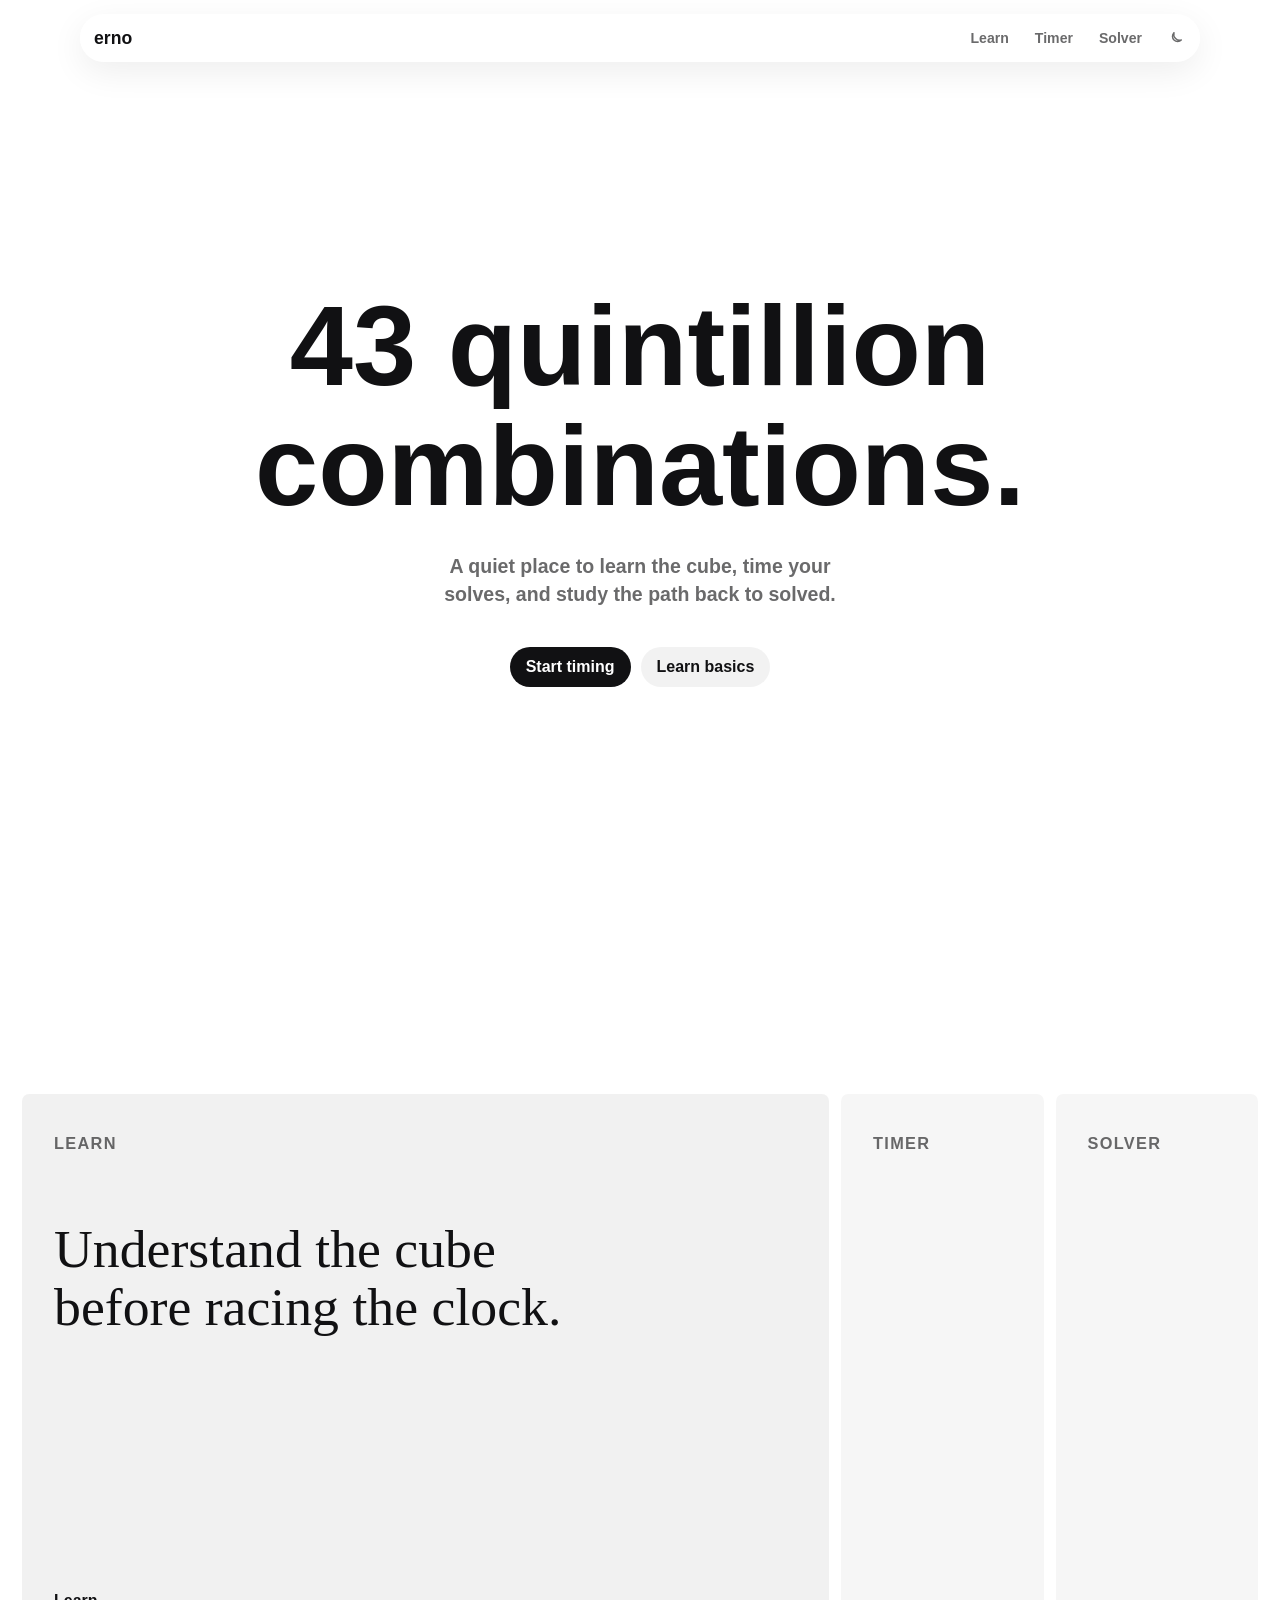
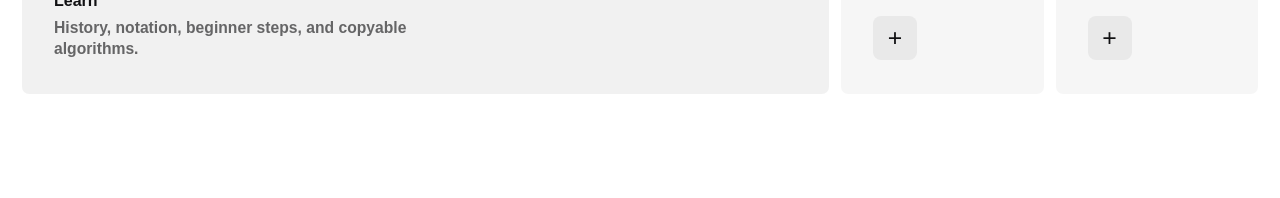
<file: index.html>
<!doctype html>
<html lang="en">
  <head>
    <meta charset="UTF-8" />
    <meta name="viewport" content="width=device-width, initial-scale=1.0" />
    <title>erno</title>
    <link rel="icon" href="data:," />
    <link rel="stylesheet" href="./styles.css?v=2026-07-08-clean-landing" />
    <link rel="stylesheet" href="./landing.css?v=2026-07-08-clean-landing" />
    <link rel="stylesheet" href="./site-fixes.css?v=2026-07-08-clean-landing" />
  </head>
  <body class="landing-page">
    <header class="landing-nav" aria-label="Site navigation">
      <a class="landing-brand" href="./index.html">erno</a>
      <nav class="landing-nav-links" aria-label="App links">
        <a href="./learn.html">Learn</a>
        <a href="./app.html?view=timer">Timer</a>
        <a href="./app.html?view=solver">Solver</a>
        <button class="landing-theme-button" id="landingThemeButton" type="button" aria-label="Switch to dark mode" title="Switch to dark mode">
          <svg class="sun-icon" viewBox="0 0 24 24" aria-hidden="true">
            <circle cx="12" cy="12" r="4" />
            <path d="M12 2v2M12 20v2M4.93 4.93l1.41 1.41M17.66 17.66l1.41 1.41M2 12h2M20 12h2M4.93 19.07l1.41-1.41M17.66 6.34l1.41-1.41" />
          </svg>
          <svg class="moon-icon" viewBox="0 0 24 24" aria-hidden="true">
            <path d="M20.25 14.15A8.5 8.5 0 0 1 9.85 3.75a7 7 0 1 0 10.4 10.4Z" />
          </svg>
        </button>
      </nav>
    </header>

    <main>
      <section class="landing" id="landing" aria-labelledby="landingTitle">
        <div class="landing-inner">
          <h1 class="landing-number" id="landingTitle">43 quintillion combinations.</h1>
          <p class="landing-copy">A quiet place to learn the cube, time your solves, and study the path back to solved.</p>
          <div class="landing-actions">
            <a class="landing-action primary" href="./app.html?view=timer">Start timing</a>
            <a class="landing-action" href="./learn.html">Learn basics</a>
          </div>
        </div>
      </section>

      <section class="landing-accordion-section" aria-label="erno overview">
        <div class="landing-accordion" data-landing-accordion>
          <article class="landing-accordion-card is-active" data-accordion-card>
            <button class="landing-accordion-toggle" type="button" aria-expanded="true">
              <span class="landing-accordion-label">Learn</span>
              <span class="landing-accordion-plus" aria-hidden="true">+</span>
            </button>
            <div class="landing-accordion-content">
              <p class="landing-accordion-statement">Understand the cube before racing the clock.</p>
              <div>
                <h2>Learn</h2>
                <p>History, notation, beginner steps, and copyable algorithms.</p>
              </div>
            </div>
          </article>

          <article class="landing-accordion-card" data-accordion-card>
            <button class="landing-accordion-toggle" type="button" aria-expanded="false">
              <span class="landing-accordion-label">Timer</span>
              <span class="landing-accordion-plus" aria-hidden="true">+</span>
            </button>
            <div class="landing-accordion-content">
              <p class="landing-accordion-statement">Time the solve without the interface getting in the way.</p>
              <div>
                <h2>Timer</h2>
                <p>Inspection, averages, sessions, and a large focused display.</p>
              </div>
            </div>
          </article>

          <article class="landing-accordion-card" data-accordion-card>
            <button class="landing-accordion-toggle" type="button" aria-expanded="false">
              <span class="landing-accordion-label">Solver</span>
              <span class="landing-accordion-plus" aria-hidden="true">+</span>
            </button>
            <div class="landing-accordion-content">
              <p class="landing-accordion-statement">Step through the route instead of staring at a move list.</p>
              <div>
                <h2>Solver</h2>
                <p>CFOP, Layer-by-Layer, and short-route walkthroughs with a 3D cube.</p>
              </div>
            </div>
          </article>
        </div>
      </section>
    </main>

    <script src="./landing.js?v=2026-07-08-clean-landing" type="module"></script>
  </body>
</html>
</file>
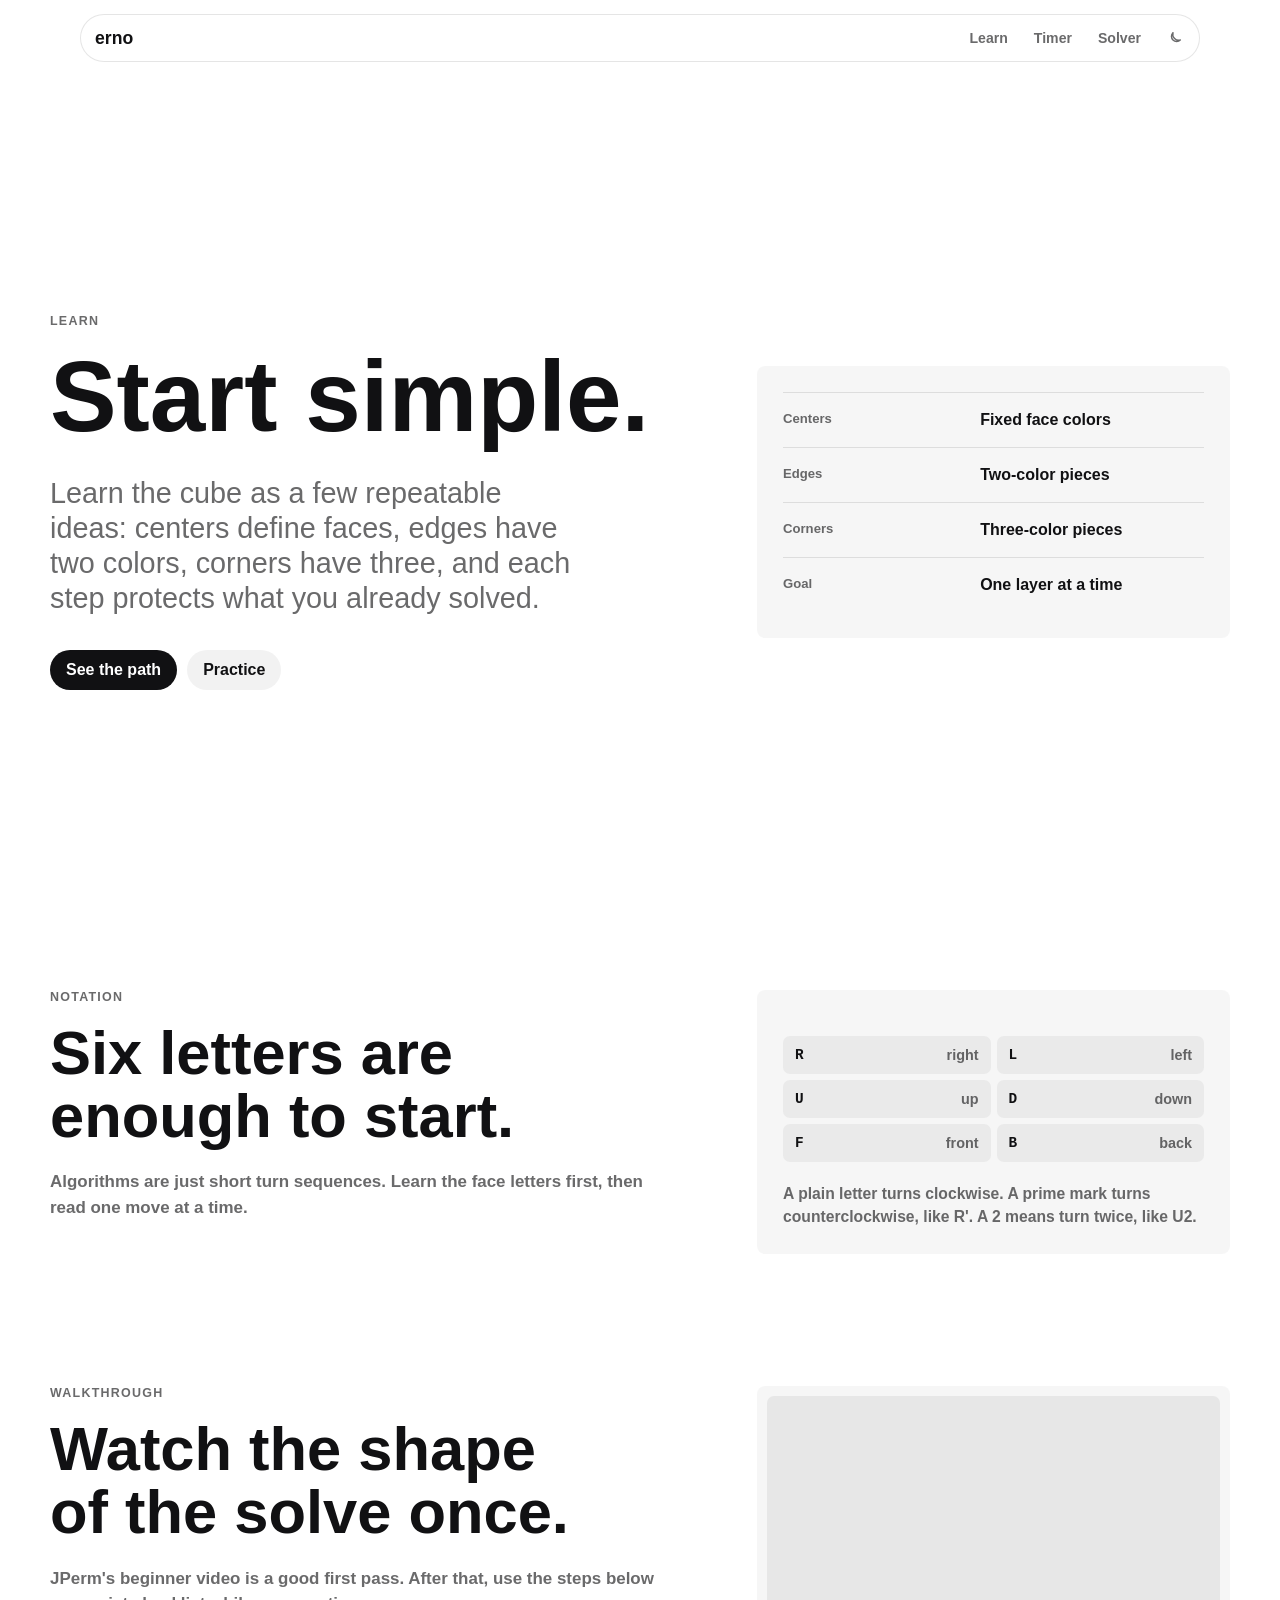
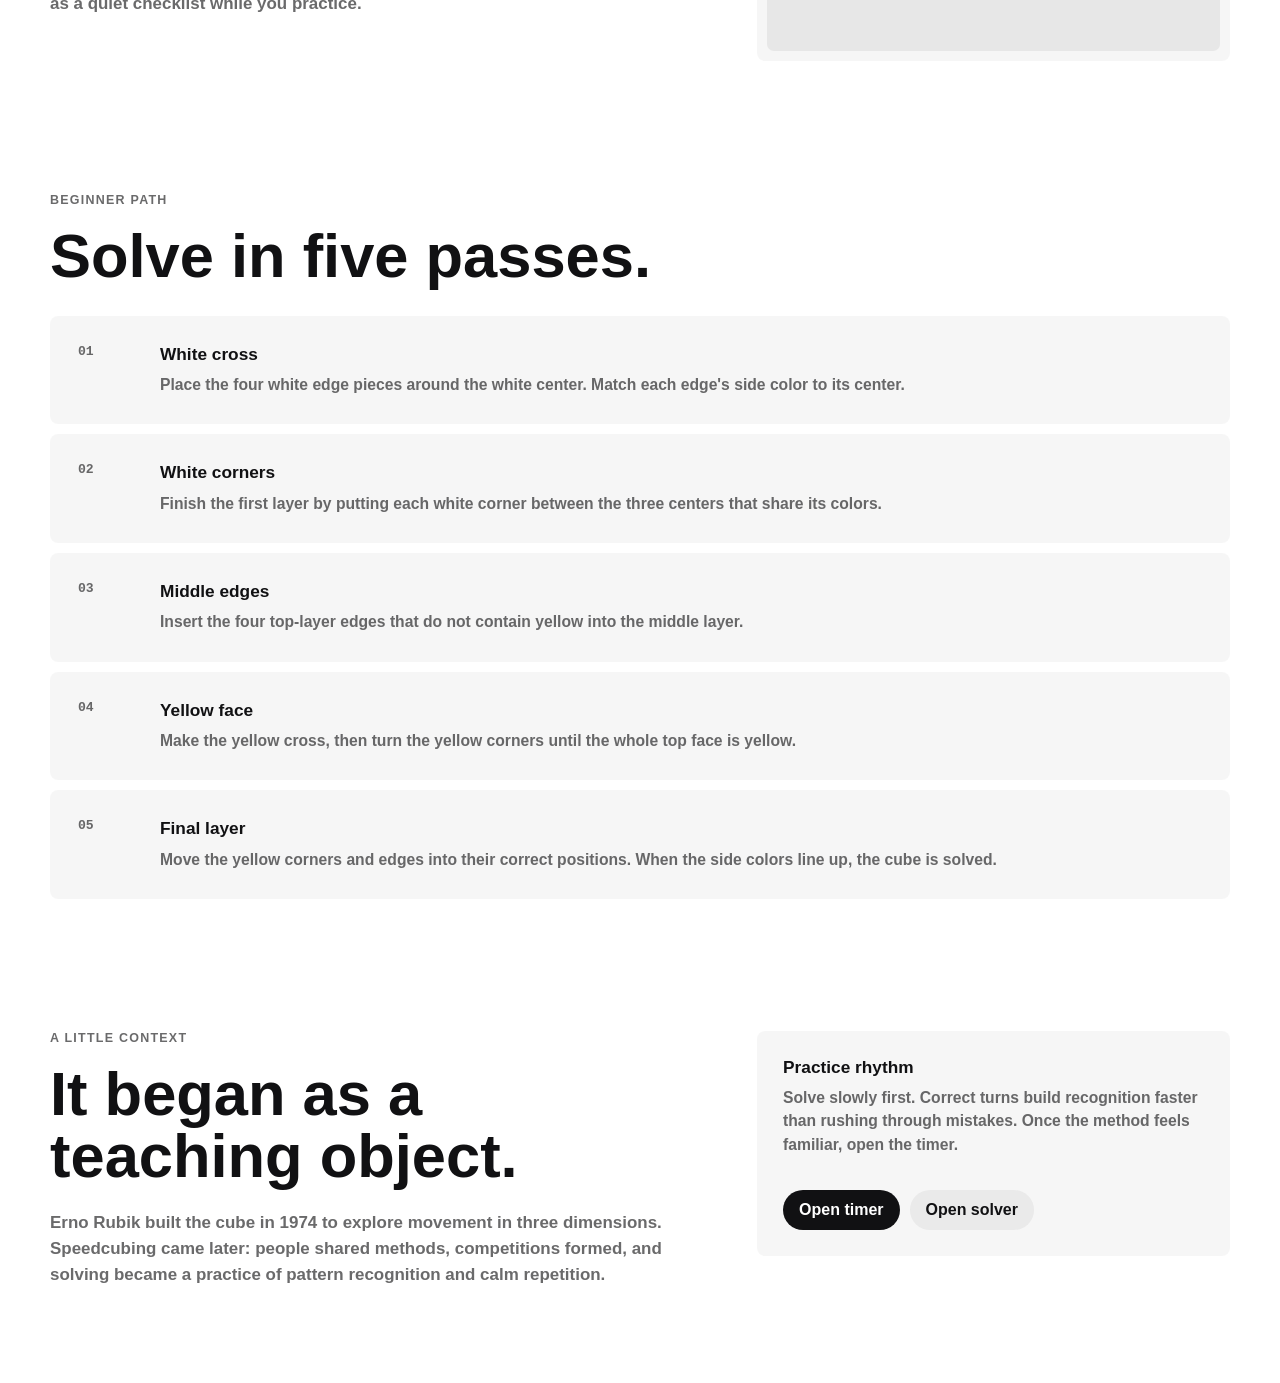
<file: intro.html>
<!doctype html>
<html lang="en">
  <head>
    <meta charset="UTF-8" />
    <meta name="viewport" content="width=device-width, initial-scale=1.0" />
    <meta http-equiv="refresh" content="0; url=./learn.html" />
    <title>erno learn</title>
    <link rel="canonical" href="./learn.html" />
  </head>
  <body>
    <script>
      window.location.replace("./learn.html");
    </script>
    <a href="./learn.html">Learn</a>
  </body>
</html>
</file>
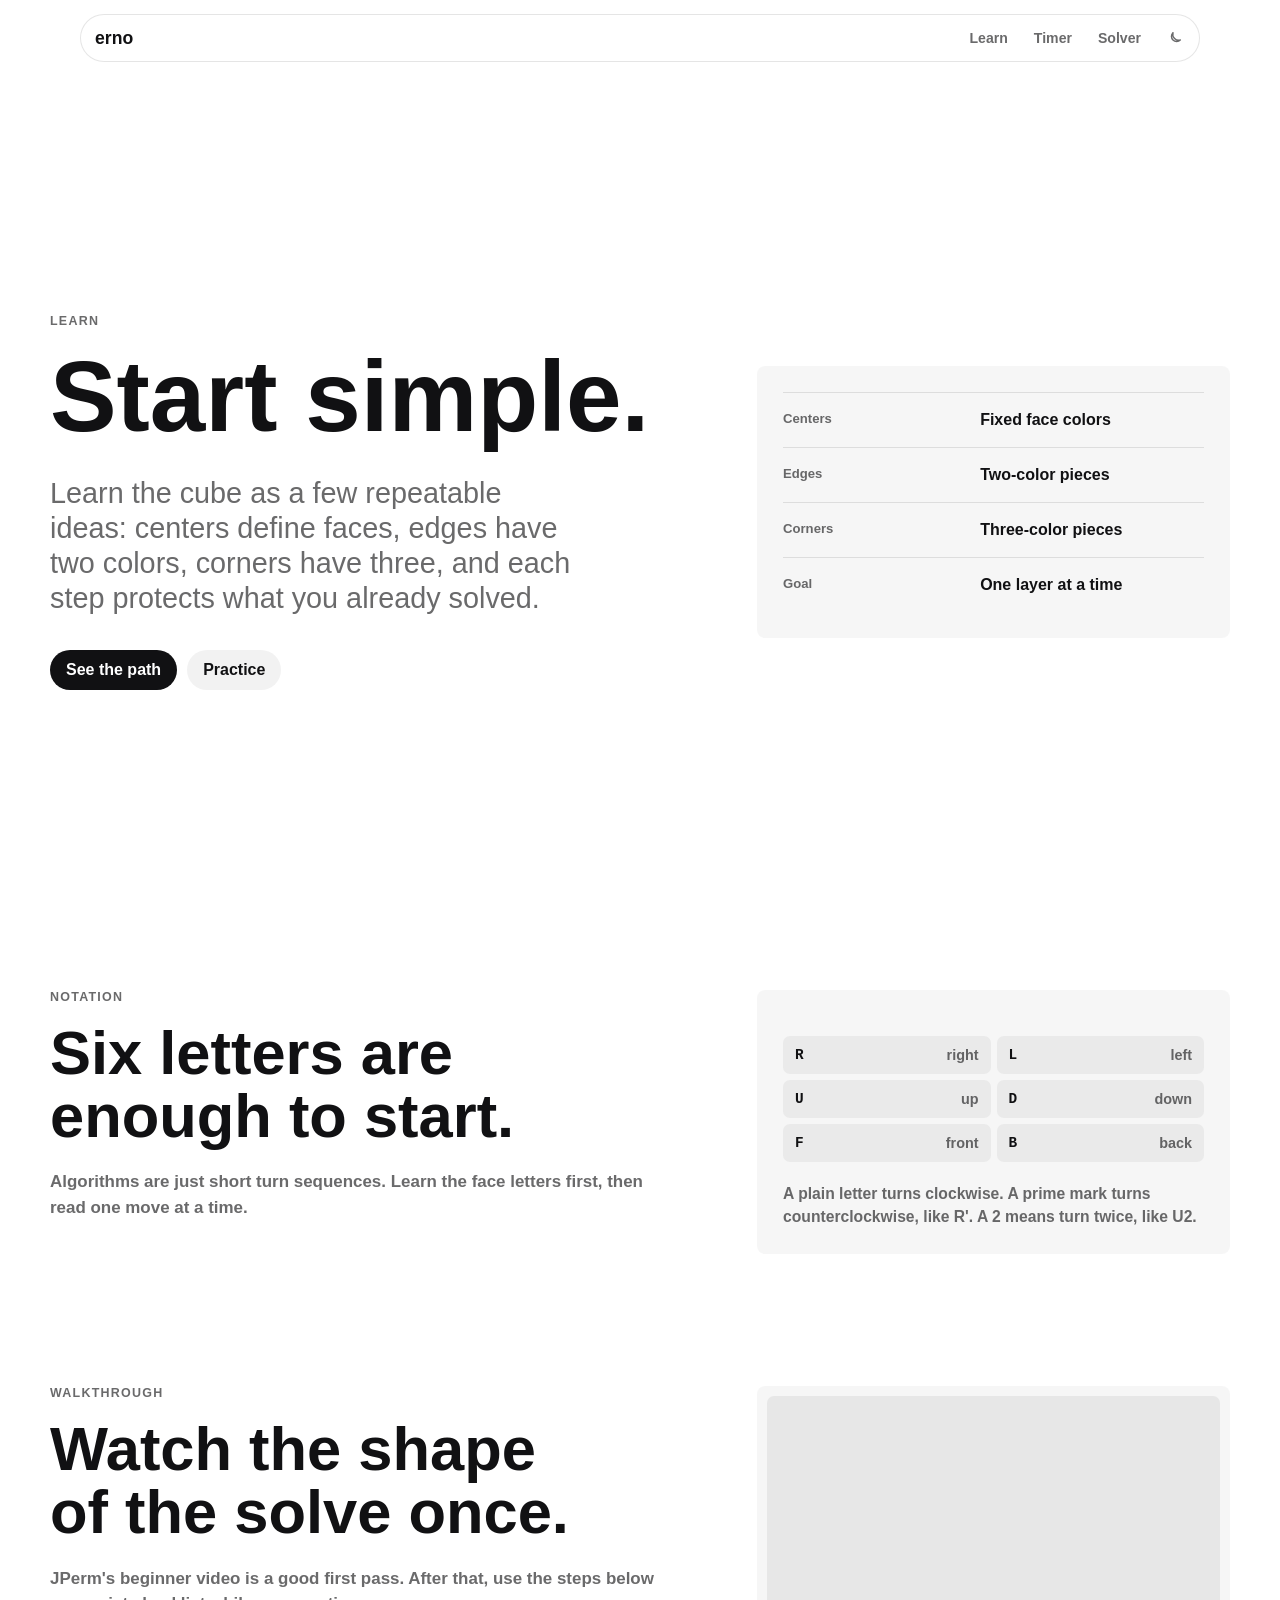
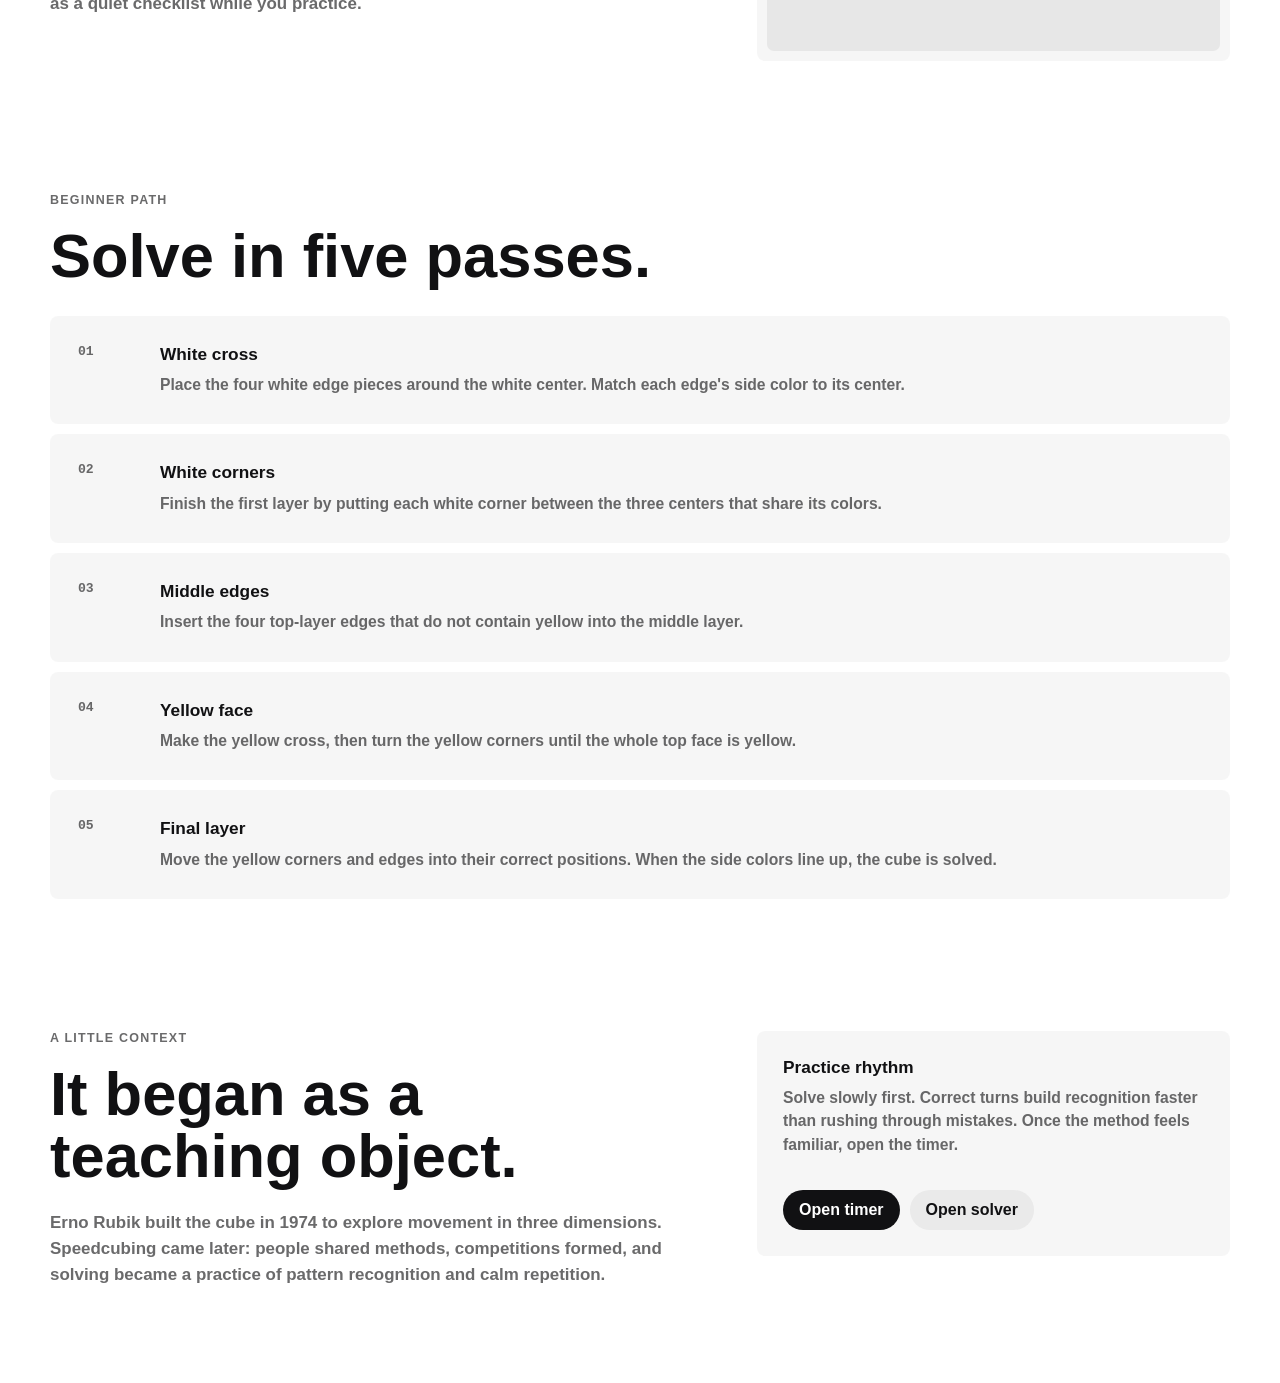
<file: learn.html>
<!doctype html>
<html lang="en">
  <head>
    <meta charset="UTF-8" />
    <meta name="viewport" content="width=device-width, initial-scale=1.0" />
    <title>erno learn</title>
    <link rel="icon" href="data:," />
    <link rel="stylesheet" href="./styles.css?v=2026-07-08-learn-basic" />
    <link rel="stylesheet" href="./landing.css?v=2026-07-08-learn-basic" />
    <link rel="stylesheet" href="./site-fixes.css?v=2026-07-08-learn-basic" />
  </head>
  <body class="learn-page">
    <header class="landing-nav" aria-label="Site navigation">
      <a class="landing-brand" href="./index.html">erno</a>
      <nav class="landing-nav-links" aria-label="App links">
        <a href="./learn.html" aria-current="page">Learn</a>
        <a href="./app.html?view=timer">Timer</a>
        <a href="./app.html?view=solver">Solver</a>
        <button class="landing-theme-button" id="landingThemeButton" type="button" aria-label="Switch to dark mode" title="Switch to dark mode">
          <svg class="sun-icon" viewBox="0 0 24 24" aria-hidden="true">
            <circle cx="12" cy="12" r="4" />
            <path d="M12 2v2M12 20v2M4.93 4.93l1.41 1.41M17.66 17.66l1.41 1.41M2 12h2M20 12h2M4.93 19.07l1.41-1.41M17.66 6.34l1.41-1.41" />
          </svg>
          <svg class="moon-icon" viewBox="0 0 24 24" aria-hidden="true">
            <path d="M20.25 14.15A8.5 8.5 0 0 1 9.85 3.75a7 7 0 1 0 10.4 10.4Z" />
          </svg>
        </button>
      </nav>
    </header>

    <main class="learn-main">
      <section class="learn-hero" aria-labelledby="learnTitle">
        <div class="learn-hero-copy">
          <p class="learn-kicker">Learn</p>
          <h1 id="learnTitle">Start simple.</h1>
          <p>
            Learn the cube as a few repeatable ideas: centers define faces, edges have two colors, corners have three, and each step protects what you already solved.
          </p>
          <div class="learn-actions">
            <a class="landing-action primary" href="#beginnerPath">See the path</a>
            <a class="landing-action" href="./app.html?view=timer">Practice</a>
          </div>
        </div>

        <aside class="learn-hero-panel" aria-label="Cube basics">
          <dl class="learn-facts">
            <div>
              <dt>Centers</dt>
              <dd>Fixed face colors</dd>
            </div>
            <div>
              <dt>Edges</dt>
              <dd>Two-color pieces</dd>
            </div>
            <div>
              <dt>Corners</dt>
              <dd>Three-color pieces</dd>
            </div>
            <div>
              <dt>Goal</dt>
              <dd>One layer at a time</dd>
            </div>
          </dl>
        </aside>
      </section>

      <section class="learn-section learn-two-column" aria-labelledby="notationTitle">
        <div class="learn-section-copy">
          <p class="learn-kicker">Notation</p>
          <h2 id="notationTitle">Six letters are enough to start.</h2>
          <p>
            Algorithms are just short turn sequences. Learn the face letters first, then read one move at a time.
          </p>
        </div>

        <aside class="learn-notation-card" aria-label="Cube notation">
          <div class="learn-notation-grid">
            <span><strong>R</strong> right</span>
            <span><strong>L</strong> left</span>
            <span><strong>U</strong> up</span>
            <span><strong>D</strong> down</span>
            <span><strong>F</strong> front</span>
            <span><strong>B</strong> back</span>
          </div>
          <p>A plain letter turns clockwise. A prime mark turns counterclockwise, like R'. A 2 means turn twice, like U2.</p>
        </aside>
      </section>

      <section class="learn-section learn-two-column" aria-label="Beginner video walkthrough">
        <div class="learn-section-copy">
          <p class="learn-kicker">Walkthrough</p>
          <h2>Watch the shape of the solve once.</h2>
          <p>
            JPerm's beginner video is a good first pass. After that, use the steps below as a quiet checklist while you practice.
          </p>
        </div>

        <aside class="learn-video-card">
          <div class="learn-video">
            <iframe
              src="https://www.youtube.com/embed/7Ron6MN45LY"
              title="J Perm - How to Solve a Rubik's Cube in 10 Minutes"
              allow="accelerometer; autoplay; clipboard-write; encrypted-media; gyroscope; picture-in-picture; web-share"
              allowfullscreen
            ></iframe>
          </div>
        </aside>
      </section>

      <section class="learn-section" id="beginnerPath" aria-labelledby="pathTitle">
        <div class="learn-section-heading">
          <p class="learn-kicker">Beginner path</p>
          <h2 id="pathTitle">Solve in five passes.</h2>
        </div>

        <div class="learn-step-list">
          <article class="learn-step-card">
            <span class="learn-step-number">01</span>
            <div class="learn-step-body">
              <h3>White cross</h3>
              <p>Place the four white edge pieces around the white center. Match each edge's side color to its center.</p>
            </div>
          </article>

          <article class="learn-step-card">
            <span class="learn-step-number">02</span>
            <div class="learn-step-body">
              <h3>White corners</h3>
              <p>Finish the first layer by putting each white corner between the three centers that share its colors.</p>
            </div>
          </article>

          <article class="learn-step-card">
            <span class="learn-step-number">03</span>
            <div class="learn-step-body">
              <h3>Middle edges</h3>
              <p>Insert the four top-layer edges that do not contain yellow into the middle layer.</p>
            </div>
          </article>

          <article class="learn-step-card">
            <span class="learn-step-number">04</span>
            <div class="learn-step-body">
              <h3>Yellow face</h3>
              <p>Make the yellow cross, then turn the yellow corners until the whole top face is yellow.</p>
            </div>
          </article>

          <article class="learn-step-card">
            <span class="learn-step-number">05</span>
            <div class="learn-step-body">
              <h3>Final layer</h3>
              <p>Move the yellow corners and edges into their correct positions. When the side colors line up, the cube is solved.</p>
            </div>
          </article>
        </div>
      </section>

      <section class="learn-section learn-two-column" aria-labelledby="historyTitle">
        <div class="learn-section-copy">
          <p class="learn-kicker">A little context</p>
          <h2 id="historyTitle">It began as a teaching object.</h2>
          <p>
            Erno Rubik built the cube in 1974 to explore movement in three dimensions. Speedcubing came later: people shared methods, competitions formed, and solving became a practice of pattern recognition and calm repetition.
          </p>
        </div>

        <aside class="learn-notation-card">
          <h3>Practice rhythm</h3>
          <p>Solve slowly first. Correct turns build recognition faster than rushing through mistakes. Once the method feels familiar, open the timer.</p>
          <div class="learn-actions">
            <a class="landing-action primary" href="./app.html?view=timer">Open timer</a>
            <a class="landing-action" href="./app.html?view=solver">Open solver</a>
          </div>
        </aside>
      </section>
    </main>

    <script src="./landing.js?v=2026-07-08-learn-basic" type="module"></script>
  </body>
</html>
</file>
<file: styles.css>
@import url("./chunks/styles.00.css?v=2026-07-09-nxn-events");
@import url("./chunks/styles.01.css?v=2026-07-09-nxn-events");
@import url("./chunks/styles.02.css?v=2026-07-09-nxn-events");

.cube-face {
  gap: var(--sticker-gap, 2px);
  padding: var(--face-padding, 3px);
}
</file>
<file: landing.css>
body.landing-page .landing-nav {
  border: 0;
  box-shadow: 0 10px 34px rgba(0, 0, 0, 0.07);
}

:root[data-theme="dark"] body.landing-page .landing-nav {
  box-shadow: 0 10px 34px rgba(0, 0, 0, 0.28);
}

body.landing-page .landing {
  min-height: 252svh;
}

body.landing-page .landing-inner {
  width: min(900px, calc(100% - 48px));
  padding-bottom: 56px;
}

body.landing-page .landing-number {
  max-width: 900px;
  font-size: 7.8rem;
  line-height: 1.03;
}

body.landing-page .landing-copy {
  max-width: 760px;
  margin-top: 28px;
  font-size: 1.58rem;
  line-height: 1.32;
}

.landing-accordion-section {
  position: relative;
  z-index: 3;
  padding: 20svh 0 104px;
  color: var(--landing-ink);
  background: var(--landing-end);
}

.landing-accordion {
  width: min(1280px, calc(100% - 44px));
  height: min(600px, calc(100svh - 96px));
  min-height: 520px;
  display: flex;
  gap: 12px;
  margin: 0 auto;
}

.landing-accordion-card {
  position: relative;
  flex: 0.74 1 0;
  min-width: 0;
  height: 100%;
  min-height: 0;
  display: grid;
  overflow: hidden;
  border-radius: 7px;
  background: var(--landing-panel);
  transition: flex 360ms cubic-bezier(0.22, 1, 0.36, 1), background 220ms ease;
}

.landing-accordion-card.is-active {
  flex: 2.95 1 0;
  background: var(--landing-panel-strong);
}

.landing-accordion-toggle {
  position: absolute;
  inset: 0;
  z-index: 2;
  display: grid;
  align-content: space-between;
  justify-items: start;
  padding: 40px 32px 34px;
  border: 0;
  color: inherit;
  background: transparent;
  cursor: pointer;
  text-align: left;
}

body.landing-page .landing-accordion-toggle:focus-visible {
  outline: 0;
  box-shadow: inset 0 0 0 1px rgba(127, 127, 127, 0.24);
}

.landing-accordion-label {
  color: var(--landing-muted);
  font-size: 1.02rem;
  font-weight: 760;
  letter-spacing: 0.08em;
  text-transform: uppercase;
}

.landing-accordion-plus {
  width: 44px;
  height: 44px;
  display: grid;
  place-items: center;
  border-radius: 8px;
  color: var(--landing-ink);
  background: rgba(127, 127, 127, 0.11);
  font-size: 1.55rem;
  font-weight: 420;
  line-height: 1;
  transition: opacity 180ms ease, transform 180ms ease;
}

.landing-accordion-card.is-active .landing-accordion-plus {
  opacity: 0;
  transform: scale(0.92);
}

.landing-accordion-content {
  position: relative;
  z-index: 1;
  box-sizing: border-box;
  height: 100%;
  display: grid;
  align-content: space-between;
  gap: 48px;
  padding: 126px 32px 34px;
  opacity: 0;
  pointer-events: none;
  transition: opacity 180ms ease 80ms;
}

.landing-accordion-card.is-active .landing-accordion-content {
  opacity: 1;
}

.landing-accordion-statement {
  max-width: 720px;
  margin: 0;
  color: var(--landing-ink);
  font-family: Georgia, "Times New Roman", serif;
  font-size: clamp(2.2rem, 4.2vw, 4.55rem);
  font-weight: 400;
  line-height: 1.08;
  text-wrap: balance;
}

.landing-accordion-content h2 {
  margin: 0 0 7px;
  font-size: 1rem;
  font-weight: 730;
}

.landing-accordion-content p:last-child {
  max-width: 420px;
  margin: 0;
  color: var(--landing-muted);
  font-size: 0.98rem;
  font-weight: 570;
  line-height: 1.38;
}

@media (max-width: 920px) {
  body.landing-page .landing-inner {
    width: min(100% - 32px, 900px);
  }

  body.landing-page .landing-number {
    max-width: 740px;
    font-size: 5.05rem;
  }

  body.landing-page .landing-copy {
    max-width: 620px;
    font-size: 1.24rem;
  }

  .landing-accordion {
    width: min(100% - 32px, 920px);
    height: min(560px, calc(100svh - 92px));
    min-height: 500px;
  }

  .landing-accordion-card,
  .landing-accordion-card.is-active {
    height: 100%;
    min-height: 0;
  }

  .landing-accordion-toggle,
  .landing-accordion-content {
    padding-left: 24px;
    padding-right: 24px;
  }
}

@media (max-width: 700px) {
  .landing-accordion-section {
    padding-top: 34svh;
  }

  .landing-accordion {
    width: min(100% - 24px, 680px);
    height: auto;
    min-height: 0;
    display: grid;
    gap: 8px;
  }

  .landing-accordion-card,
  .landing-accordion-card.is-active {
    height: auto;
    min-height: 86px;
    display: block;
  }

  .landing-accordion-card.is-active {
    min-height: 360px;
  }

  .landing-accordion-toggle {
    position: relative;
    inset: auto;
    min-height: 86px;
    width: 100%;
    display: flex;
    align-items: center;
    justify-content: space-between;
    padding: 24px;
  }

  .landing-accordion-content {
    min-height: 274px;
    padding: 8px 24px 24px;
  }

  .landing-accordion-card:not(.is-active) .landing-accordion-content {
    display: none;
  }

  .landing-accordion-statement {
    max-width: 100%;
    font-size: 2.18rem;
  }
}

@media (max-width: 640px) {
  body.landing-page .landing {
    min-height: 246svh;
  }

  body.landing-page .landing-inner {
    width: min(100% - 24px, 900px);
    padding-top: 78px;
  }

  body.landing-page .landing-number {
    max-width: 350px;
    font-size: 3.34rem;
  }

  body.landing-page .landing-copy {
    max-width: 330px;
    margin-top: 22px;
    font-size: 1rem;
  }
}
</file>
<file: site-fixes.css>
body.landing-page .landing,
body.learn-page {
  background: var(--landing-end);
}

body.landing-page .landing {
  min-height: 100svh;
  display: grid;
  align-items: center;
}

body.landing-page .landing-inner {
  position: relative;
  top: auto;
  width: min(1020px, calc(100% - 48px));
  min-height: 0;
  padding: clamp(132px, 18svh, 184px) 0 clamp(74px, 10svh, 116px);
  opacity: 1;
  transform: none;
}

body.landing-page .landing-number {
  max-width: 980px;
  color: var(--landing-ink);
  background-image: none;
  font-size: 7.1rem;
  line-height: 1.06;
}

body.landing-page .landing-copy {
  max-width: 660px;
  margin-top: 26px;
  color: var(--landing-muted);
  background-image: none;
  font-size: 1.22rem;
  line-height: 1.44;
}

body.landing-page .landing-actions {
  opacity: 1;
  transform: none;
  pointer-events: auto;
}

.landing-action {
  box-sizing: border-box;
  line-height: 1;
}

.landing-action:hover {
  transform: translateY(-1px);
}

.landing-action.primary:hover {
  color: var(--landing-end);
  background: var(--landing-ink);
}

.landing-action:focus-visible {
  outline: 0;
  box-shadow: 0 0 0 3px rgba(127, 127, 127, 0.24);
}

.learn-main {
  width: min(1180px, calc(100% - 48px));
  margin: 0 auto;
  padding: 146px 0 96px;
  color: var(--landing-ink);
}

.learn-hero,
.learn-two-column {
  display: grid;
  grid-template-columns: minmax(0, 0.94fr) minmax(340px, 0.72fr);
  align-items: center;
  gap: clamp(42px, 7vw, 92px);
}

.learn-hero {
  min-height: calc(100svh - 188px);
}

.learn-hero-copy h1,
.learn-section-copy h2,
.learn-section-heading h2 {
  margin: 0;
  font-family: var(--font-display);
  font-weight: 620;
  letter-spacing: 0;
  line-height: 1.02;
  text-wrap: balance;
}

.learn-hero-copy h1 {
  font-size: clamp(3.4rem, 7.8vw, 7.25rem);
}

.learn-hero-copy > p:last-of-type {
  max-width: 660px;
  margin: 28px 0 0;
  color: var(--landing-muted);
  font-family: var(--font-serif);
  font-size: clamp(1.35rem, 2.25vw, 2.2rem);
  line-height: 1.22;
  text-wrap: balance;
}

.learn-kicker {
  margin: 0 0 18px;
  color: var(--landing-muted);
  font-size: 0.78rem;
  font-weight: 760;
  letter-spacing: 0.1em;
  text-transform: uppercase;
}

.learn-actions {
  display: flex;
  flex-wrap: wrap;
  gap: 10px;
  margin-top: 34px;
}

.learn-hero-panel,
.learn-notation-card,
.learn-step-card,
.learn-video-card {
  border-radius: 8px;
  background: var(--landing-panel);
}

.learn-hero-panel,
.learn-notation-card {
  padding: 26px;
}

.learn-facts {
  display: grid;
  gap: 0;
  margin: 0;
}

.learn-facts div {
  display: grid;
  grid-template-columns: minmax(0, 0.8fr) minmax(0, 1fr);
  gap: 18px;
  padding: 18px 0;
  border-top: 1px solid var(--landing-line);
}

.learn-facts dt {
  color: var(--landing-muted);
  font-size: 0.82rem;
  font-weight: 690;
}

.learn-facts dd {
  margin: 0;
  color: var(--landing-ink);
  font-weight: 700;
}

.learn-section {
  margin-top: 118px;
}

.learn-two-column {
  align-items: start;
}

.learn-section-copy h2,
.learn-section-heading h2 {
  max-width: 760px;
  font-size: clamp(2.65rem, 4.8vw, 5.1rem);
}

.learn-section-copy p:not(.learn-kicker) {
  max-width: 650px;
  margin: 22px 0 0;
  color: var(--landing-muted);
  font-size: 1.06rem;
  font-weight: 570;
  line-height: 1.52;
}

.learn-section-copy p:not(.learn-kicker):first-of-type {
  font-family: var(--font-serif);
  font-size: 1.28rem;
  line-height: 1.32;
}

.learn-section-heading {
  margin-bottom: 28px;
}

.learn-notation-grid {
  display: grid;
  grid-template-columns: repeat(2, minmax(0, 1fr));
  gap: 6px;
  margin: 20px 0;
}

.learn-notation-grid span {
  display: flex;
  align-items: center;
  justify-content: space-between;
  min-height: 38px;
  padding: 0 12px;
  border-radius: 7px;
  color: var(--landing-muted);
  background: rgba(127, 127, 127, 0.1);
  font-size: 0.9rem;
  font-weight: 650;
}

.learn-notation-grid strong {
  color: var(--landing-ink);
  font-family: var(--mono);
}

.learn-video-card {
  align-self: center;
  padding: 10px;
}

.learn-video {
  position: relative;
  aspect-ratio: 16 / 9;
  overflow: hidden;
  border-radius: 7px;
  background: rgba(127, 127, 127, 0.12);
}

.learn-video iframe {
  position: absolute;
  inset: 0;
  width: 100%;
  height: 100%;
  border: 0;
}

.learn-step-list {
  display: grid;
  gap: 10px;
}

.learn-step-card {
  display: grid;
  grid-template-columns: 58px minmax(0, 1fr);
  gap: 24px;
  padding: 28px;
}

.learn-step-number {
  color: var(--landing-muted);
  font-family: var(--mono);
  font-size: 0.82rem;
  font-weight: 650;
}

.learn-step-card h3,
.learn-notation-card h3 {
  margin: 0 0 9px;
  font-size: 1.08rem;
  font-weight: 720;
  line-height: 1.18;
}

.learn-step-card p,
.learn-notation-card p {
  margin: 0;
  color: var(--landing-muted);
  font-size: 0.98rem;
  font-weight: 570;
  line-height: 1.48;
}

@media (max-width: 920px) {
  .learn-hero,
  .learn-two-column {
    grid-template-columns: 1fr;
  }

  .learn-hero {
    min-height: auto;
  }

  .learn-video-card {
    width: min(640px, 100%);
  }
}

@media (max-width: 700px) {
  .learn-main {
    width: min(100% - 24px, 1180px);
    padding: 108px 0 72px;
  }

  .learn-hero-copy h1 {
    font-size: 3.22rem;
  }

  .learn-section {
    margin-top: 84px;
  }

  .learn-facts div,
  .learn-step-card {
    grid-template-columns: 1fr;
  }

  .learn-step-card {
    gap: 14px;
    padding: 22px;
  }

  .learn-notation-grid {
    grid-template-columns: 1fr;
  }
}

@media (max-width: 640px) {
  body.landing-page .landing-inner {
    width: min(100% - 24px, 1060px);
    padding-top: 104px;
    padding-bottom: 68px;
  }

  body.landing-page .landing-number {
    max-width: 360px;
    font-size: 3.02rem;
  }

  body.landing-page .landing-copy {
    max-width: 330px;
    margin-top: 22px;
    font-size: 1rem;
  }
}
</file>
